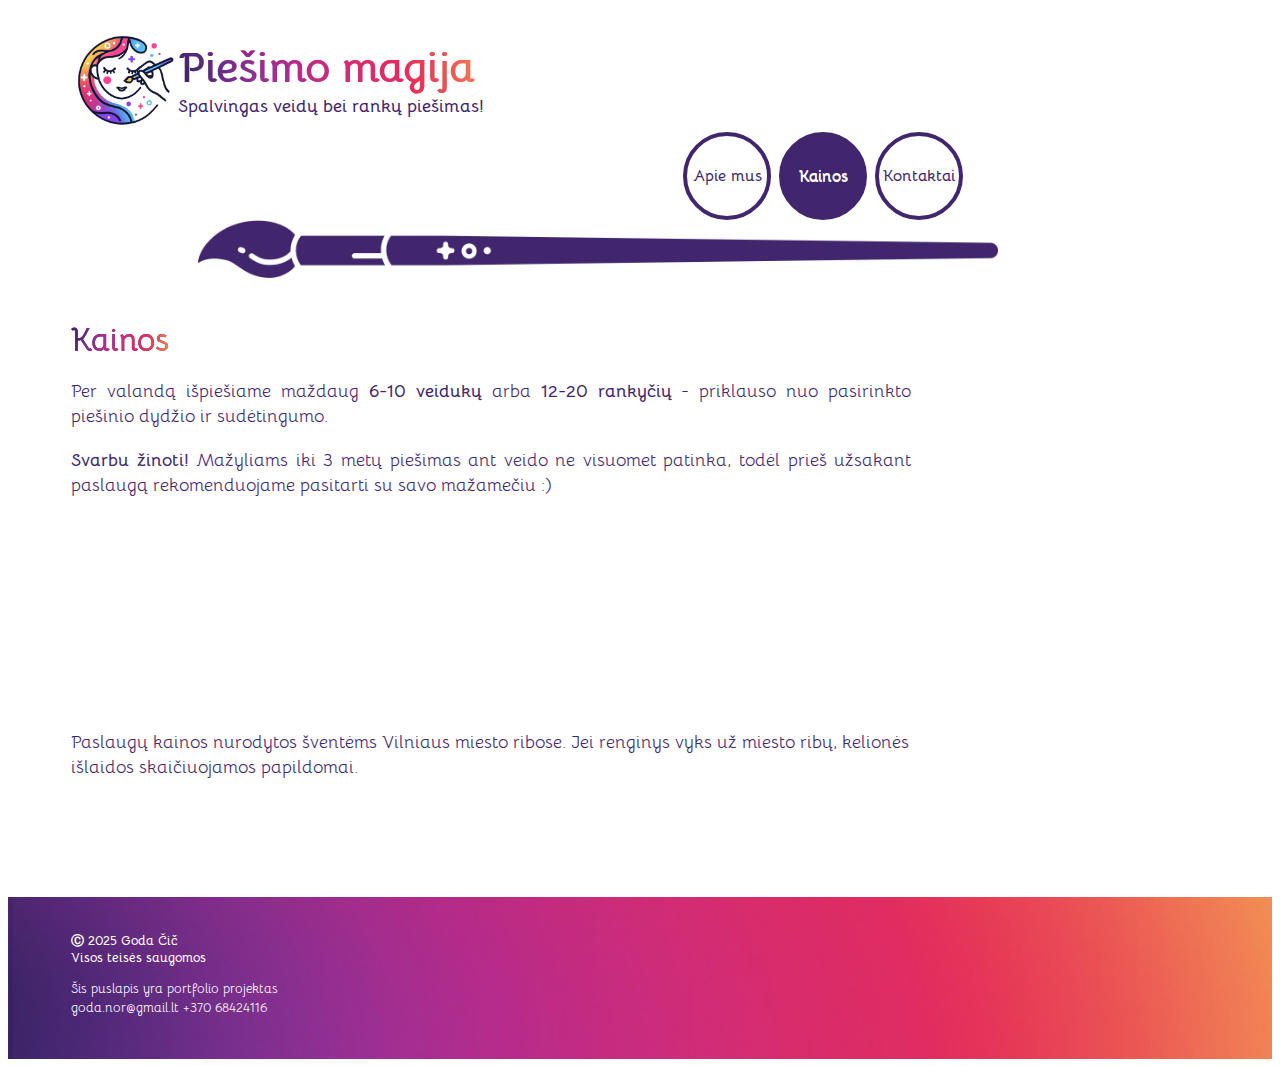
<file: kainos.html>
<!DOCTYPE html>
<html lang="en">
    <head>
        <meta charset="UTF-8">
        <meta name="viewport" content="width=device-width, initial-scale=1.0">
        <title>Piešimo magija</title>
        <link href="style.css" rel="stylesheet"/>
        <link href="https://fonts.googleapis.com/css2?family=Bellota:wght@300;400;700&display=swap" rel="stylesheet">
        <link rel="icon" type="image/x-icon" href="plus-icon.ico"> 
        <link rel="shortcut icon" href="plus-icon.ico"> <!-- Fallback for older browsers -->
    </head>

<body>
    <header>
        <table>
            <td>
                <img height="100" src=pmlogo.png>
            </td>
            <td>
                <h1 style="margin: 0">Piešimo magija</h1>
                <h4 style="margin: 0">Spalvingas veidų bei rankų piešimas!</h4>
            </td>
        </table>
    </header>
    <nav>
        <a href="index.html">Apie mus</a>
        <a href="kainos.html" class="active">Kainos</a>
        <a href="kontaktai.html">Kontaktai</a>
    </nav>
    <img alt="teptukas" src="brush-1.png" style="margin-left: 15%; width: 800px; height: auto;">
<main>
    <h2>Kainos</h2>
    <p style="text-align: justify;"> 
        Per valandą išpiešiame maždaug <b>6-10 veidukų</b> arba <b>12-20 rankyčių</b> - priklauso nuo pasirinkto piešinio dydžio ir sudėtingumo.
    </p>
    <p style="text-align: justify;"> 
        <b>Svarbu žinoti!</b> Mažyliams iki 3 metų piešimas ant veido ne visuomet patinka, todėl prieš užsakant paslaugą rekomenduojame pasitarti su savo mažamečiu :)
    </p>

<!--Lentele su kainom--> 

<div class="block-container">
    <div class="time" style="background-image: url('time1.png');">
        <h3>1 val.</h3>
        <p>80 €</p>
    </div>
    
    <div class="time" style="background-image: url('time2.png');">
        <h3>2 val.</h3>
        <p>150 €</p>
    </div>

    
    <div class="time" style="background-image: url('time3.png');">
        <h3>3 val.</h3>
        <p>240 €</p>
    </div>

    <div class="time" style="background-image: url('time4.png');">
        <h3>4 val.</h3>
        <p>300 €</p>
    </div>
</div>

    <p style="margin-bottom: 38px;">
        Paslaugų kainos nurodytos šventėms Vilniaus miesto ribose. Jei renginys vyks už miesto ribų, kelionės išlaidos skaičiuojamos papildomai.
    <p>

    <form action="kontaktai.html">
      <input type="submit" value="Susisiekti"/>
    </form>
    <br><br>
</main>

<footer>
    <h6 style="margin-bottom: 0pt">
        Ⓒ 2025 Goda Čič
        <br>
        Visos teisės saugomos
    </h6>
    <p style="font-size: 10pt">
        Šis puslapis yra portfolio projektas <br>
        goda.nor@gmail.lt +370 68424116
    <p>
</footer>
</body>
</html>
</file>
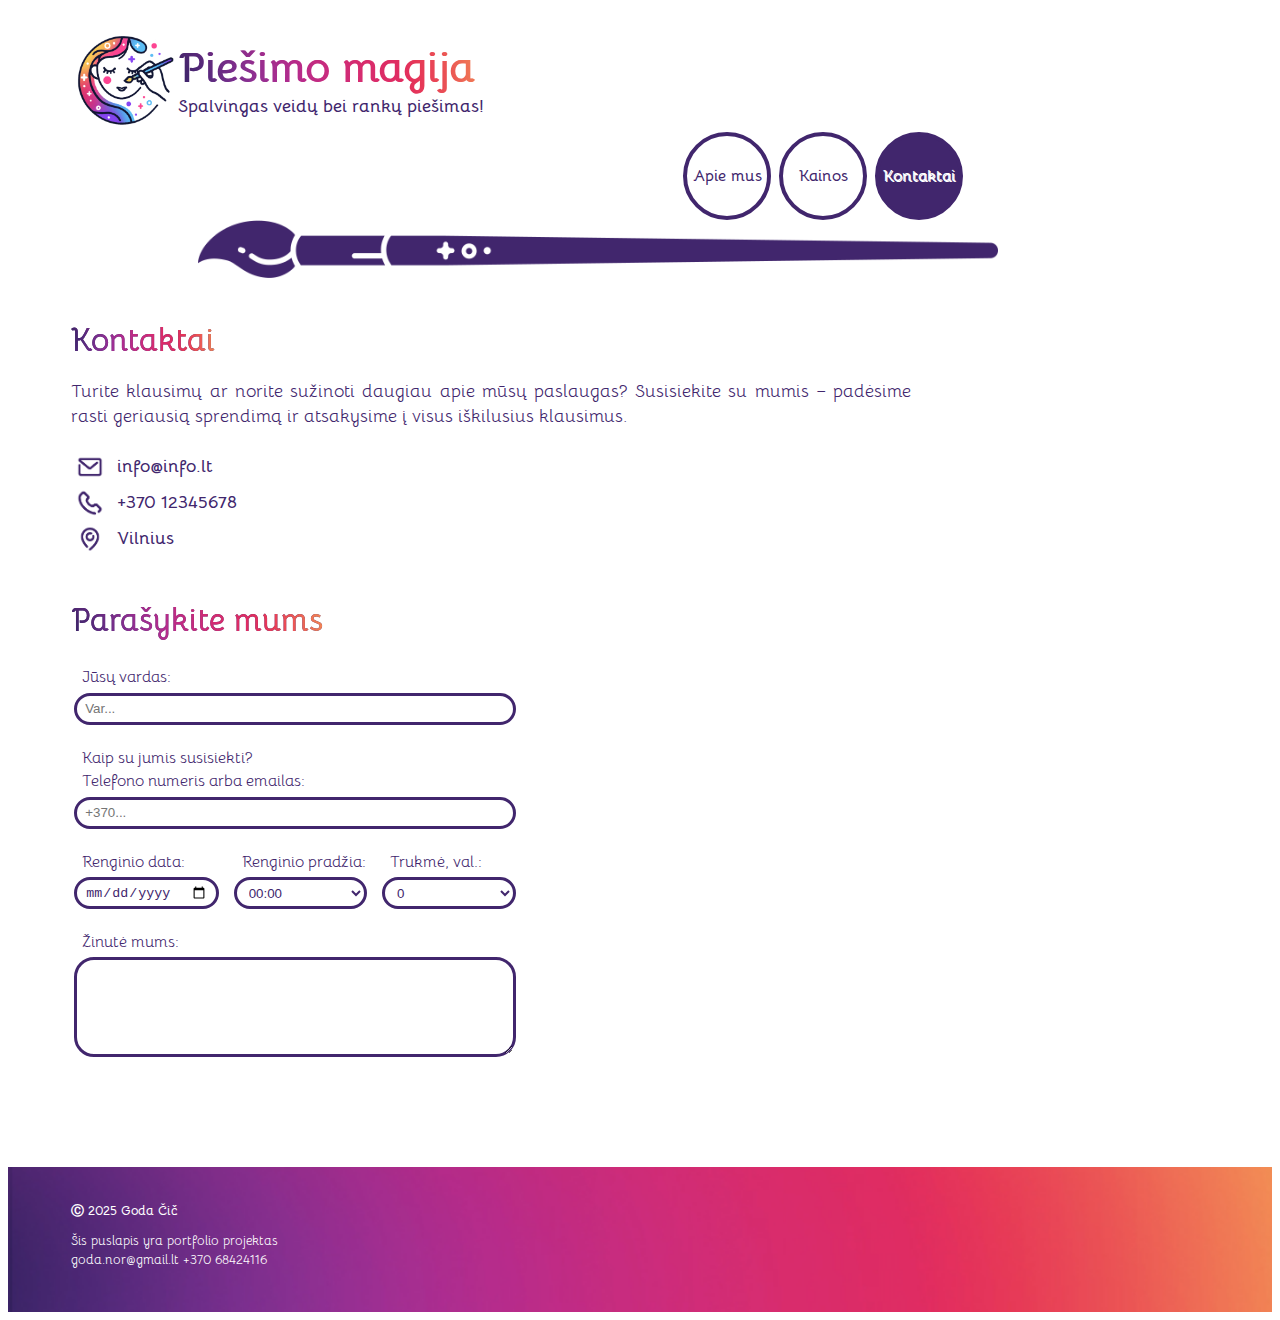
<file: kontaktai.html>
<!DOCTYPE html>
<html lang="en">
    <head>
        <meta charset="UTF-8">
        <meta name="viewport" content="width=device-width, initial-scale=1.0">
        <title>Piešimo magija</title>
        <link href="style.css" rel="stylesheet"/>
        <link href="https://fonts.googleapis.com/css2?family=Bellota:wght@300;400;700&display=swap" rel="stylesheet">
        <link rel="icon" type="image/x-icon" href="plus-icon.ico"> 
        <link rel="shortcut icon" href="plus-icon.ico"> <!-- Fallback for older browsers -->
    </head>

<body>
    <header>
        <table>
            <td>
                <img height="100" src=pmlogo.png>
            </td>
            <td>
                <h1 style="margin: 0">Piešimo magija</h1>
                <h4 style="margin: 0">Spalvingas veidų bei rankų piešimas!</h4>
            </td>
        </table>
    </header>
    <nav>
        <a href="index.html">Apie mus</a>
        <a href="kainos.html">Kainos</a>
        <a href="kontaktai.html" class="active">Kontaktai</a>
    </nav>
    <img alt="teptukas" src="brush-1.png" style="margin-left: 15%; width: 800px; height: auto;">
<main class="bg-page">
    <h2>Kontaktai</h2>
    <p style="text-align: justify;">Turite klausimų ar norite sužinoti daugiau apie mūsų paslaugas? Susisiekite su mumis – padėsime rasti geriausią sprendimą ir atsakysime į visus iškilusius klausimus. </p>
<table style="vertical-align:center; font-weight: bold;">
    <tr>
        <td style="padding-right: 8px;"><img height="32px" src=Envelope-icon-G.png></td>
        <td>info@info.lt</td>
    </tr>
    <tr>
        <td style="padding-right: 8px;"><img height="32px" src=Phone-icon-G.png></td>
        <td>+370 12345678</td>
    </tr>
    <tr>
        <td style="padding-right: 8px;"><img height="32px" src=Location-icon-G.png></td>
        <td>Vilnius</td>
    </tr>
</table>

    <h2 style="padding-bottom: 16pt;">Parašykite mums</h2>

    <!--Lentele su kontaktų forma--> 

    <table> 
        <tr>
            <td colspan="3">
                <label>Jūsų vardas:</label>
            </td>
        </tr>
        <tr>
            <td colspan="3" style="padding-bottom: 18px;">
                <input style="width:100%;" placeholder="Var... ">
            </td>
        </tr>
        <tr>
            <td colspan="3">
                <label>Kaip su jumis susisiekti? </label><br>
                <label>Telefono numeris arba emailas:</label>
            </td>
        </tr>
        <tr>
            <td colspan="3" style="padding-bottom: 18px;">
                <input required style="width:100%" placeholder="+370... ">
            </td>
        </tr>
        <tr>
            <td style="width: 33%"><label>Renginio data: </label></td>
            <td style="width: 33%; padding-left: 12px;" ><label>Renginio pradžia: </label></td>
            <td style="width: 33%; padding-left: 12px;"><label>Trukmė, val.: </label></td>
        </tr>
        <tr>
            <td style="padding-bottom: 18px;"><input style="width:100%" type="date" aria-label="Pasirikti renginio datą"></td>
            <td style="padding-bottom: 18px; padding-left: 12px;"><select style="width:100%" aria-label="Pasirinkti, kurią valandą prasideda renginys">
                    <option value="00">00:00</option>
                    <option value="08">08:00</option>
                    <option value="09">09:00</option>
                    <option value="10">10:00</option>
                    <option value="11">11:00</option>
                    <option value="12">12:00</option>
                    <option value="13">13:00</option>
                    <option value="14">14:00</option>
                    <option value="15">15:00</option>
                    <option value="16">16:00</option>
                    <option value="17">17:00</option>
                    <option value="18">18:00</option>
                    <option value="19">19:00</option>
                    <option value="20">20:00</option>
                    <option value="21">21:00</option>

                </select>
            </td>
            <td style="padding-bottom: 18px; padding-left: 12px;"><select style="width:100%" aria-label="Pasirinkti, kiek laiko truks renginys">
                <option value="00">0</option>
                <option value="01">1</option>
                <option value="02">2</option>
                <option value="03">3</option>
                <option value="04">4</option>
            </td>
        </tr>
        <tr>
            <td colspan="3">
                <label>Žinutė mums:</label>
            </td>
        </tr>
        <tr>
            <td colspan="3" style="padding-bottom: 18px;">
                <textarea></textarea>
            </td>
        </tr>
        <tr>
            <td colspan="3">
                <form>
                <input type="submit" value="Pateikti"/>
                </b>
                </form>
            </td>
        </tr>
</table>
<br><br>

</main>
    <footer>
        <h6 style="margin-bottom: 0pt">
            Ⓒ 2025 Goda Čič

        </h6>
            <p style="font-size: 10pt">
            Šis puslapis yra portfolio projektas <br>
            goda.nor@gmail.lt +370 68424116
            <p>
    </footer>

</body>
</html>
</file>
<file: style.css>
html, body {
    max-width: 100%;
    overflow-x: hidden;
}

a {
    color: #41266D;
}

/* HEADER */
header{
    padding-left: 5%;
    padding-top: 18px;
}

h1 {
    font-size: 32pt;
    font-weight: bold;
    position: relative;

    /* Gradient Text */
    background-image: url("gradient.jpg");
    background-size: cover;
    background-position: center;
    -webkit-background-clip: text;
    -webkit-text-fill-color: transparent;
    /* filter: drop-shadow(0.5px 0.5px 0px #41266d); */
}

/* Duplicate text slightly offset for a bolder look */
h1::before {
    content: "Piešimo magija";
    position: absolute;
    top: 0.5px;
    left: 0.5px;
    width: 100%; 
    height: 100%;
    background-image: url("gradient.jpg");
    background-size: cover;
    background-position: center;
    -webkit-background-clip: text;
    -webkit-text-fill-color: transparent;
}


h2{
    background-image: url("gradient.jpg");
    background-size: cover;
    display: inline-block; /* Shrinks h1 width to text content */
    background-position: center;
    -webkit-background-clip: text;
    -webkit-text-fill-color: transparent;
    font-size: 24pt;
    margin: 24px 0 0 0;
    /* text-shadow: 0.5px 0.5px 0px #41266d; */
    filter: drop-shadow(0.5px 0.5px 0px #41266d);
    
}

h4 {
    font-size: 13.2pt; 
}


/* NAVIGATION */

nav {
    display: flex; /* Use flexbox */
    align-items: center; /* Center items vertically */
    justify-content: flex-end; /* Move items to the right */
    max-width: 900px;
    margin-left: 5%;
    margin-right: 5%;
}

nav a {
    color: #41266D;
    text-decoration: none;
    font-weight: bold;
    font-size: 12pt;
    border: 4px #41266D solid;
    border-radius: 50%; 
    margin-right: 8px;
    padding: 0; /* Remove padding to avoid affecting size */
    height: 80px; 
    width: 80px; 
    background-color: #ffffff; 
    text-align: center;

    display: flex;
    flex-direction: column; /* Stack icon above text */
    align-items: center;
    justify-content: center; 
    transition: 0.3s ease-in-out;
    white-space: nowrap; /* Prevent text from wrapping */
}

a:hover, a.active {
    text-shadow: 0.5px 0.5px 0px #ffffff;
    color: #ffffff; 
    background-color: #41266D; 
}

.brush{
margin-left: 15%;
width: 800px; 
height: auto;
}

@media (max-width: 460px) { 
    nav a {
        font-size: 9pt;
        height: 60px; 
        width: 60px; 
    }
    h1{
        font-size: 24pt;
    }
    h2{
        font-size: 20pt;
    }
    h4 {
        font-size: 10pt; pt; 
    }
    p{
        font-size: 13pt;
    }
    .brush{
        width: 600px; 
        height: auto;
    }
}


/* BODY ELEMENTS */

img {
    display: block;
}


body{
    font-size: large;
    color:#41266d;
    line-height: 1.3; 
    font-family: "Bellota", sans-serif;
}

/* Change cursor when hovering over links */
a:hover,
input[type="submit"]:hover,
input[type="date"]:hover,
select:hover {
    cursor: url('plus.png'), auto;
}

main{
    margin-left: 5%;
    margin-right: 5%;
}


.bg-page {
    background-image: url('logo-line.png');
    background-size: 680px;
    background-position: 100vw 180px; /* Start from off-screen (right side) */
    background-repeat: no-repeat;
    margin-right: 0;
    animation: slideFadeIn 0.5s ease-out forwards;
}


/* Keyframes for sliding in and fading in */
@keyframes slideFadeIn {
    from {
        background-position: 800px 180px; /* Start off-screen */   
    }
    80%{
        background-position: 460px 180px;
    }
    to {
        background-position: 500px 180px; /* End position */
    }
}

@media (max-width: 514px) { 
    .bg-page {
        background-size: 260px;
        background-position: 100vw 185px;  /* Start from off-screen (right side) */
        background-repeat: no-repeat;
        margin-right: 0;
    }

/* Keyframes for sliding in and fading in */
@keyframes slideFadeIn {
    from {
        background-position: 500px 185px; /* Start off-screen */   
    }
    80%{
        background-position: 180px 185px;
    }
    to {
        background-position: 220px 185px; /* End position */
    }
} }



p{
    max-width: 840px;
    width: 100%; /* Ensures it doesn't expand beyond max-width */
    display: block;
    line-height: 1.4;
}

h2{
    padding-top: 18px;
}

.content-container {
    display: flex;
    flex-wrap: nowrap; /* Keeps text and image in a row */
    max-width: 960px;
    
}

.text-content {
    flex: 1;
    display: flex;
    flex-direction: column;
}

.image-content {
    flex: 1;
    display: flex;
    align-items: stretch; /* Makes image fill the full height of text-content */
    box-sizing: border-box;
}

.image-content img {
    width: 100%;
    height: 100%; /* Forces image to match text-content height */
    object-fit: cover;
}

@media (max-width: 880px) { 
    .text-content {
        min-width: 100%; /* Allows the text to take full width on smaller screens */
        text-align: justify; /* Justifies text for better readability */
    }
}


/* GALLERY */

.image-container {
    display: grid;
    grid-template-columns: repeat(auto-fit, minmax(300px, 1fr)); /* Responsive: 1, 2, or 3 per row */
    gap: 12px;
    justify-content: center;
    margin-bottom: 12px;
    max-width: 960px;
}

.image-container div {
    overflow: hidden; /* Prevents images from overflowing when zoomed */
    border-radius: 20px; /* Keeps rounded corners */
    position: relative; /* Ensures child img stays inside */
}

.image-container img {
    width: 100%;
    height: auto; /* Maintains aspect ratio */
    display: block; /* Prevents extra space below images */
    transition: transform 0.6s ease-in-out;
}

.image-container div:hover img {
    transform: scale(1.1); 
}

.video-container {
    max-width: 960px;
    aspect-ratio: 16 / 9;
    border-radius: 20px;
    overflow: hidden; 
}

.video-container iframe {
    width: 100%;
    height: 100%;
    border-radius: 20px;
}

@media (max-width: 960px) {
.video-container {
    margin-bottom: 40px;
} }




/* ADDING LOGO AUTOMATICALLY TO EVERY IMAGE */
.image-container div::after {
    content: "";
    position: absolute;
    bottom: 4px; /* Adjust logo position */
    right: 4px; /* Adjust logo position */
    width: 60px; /* Adjust logo size */
    height: 60px;
    background-image: url('logo-line2.png'); /* Use the same logo for all images */
    background-size: contain;
    background-repeat: no-repeat;
    background-position: center;
    opacity: 0.8; /* Optional transparency */
    pointer-events: none; /* Prevents interfering with clicks */
}


/* PRICE BLOCKS */

.time p {
    margin: 0; /* Remove default margins */
    padding: 0; /* Ensure no extra space */
    line-height: 1; /* Reduce spacing inside text */
}

.time {
    background-size: cover;
    background-position: center;
    border-radius: 50%; /* Keep rounded corners */
    font-size: 16pt;
    font-weight: bold;
    height: 132px; /* Fixed height */
    width: 132px; /* Fixed width */
    display: flex; /* Enables flexbox */
    flex-direction: column; /* Stack elements vertically */
    align-items: center; /* Center horizontally */
    justify-content: center; /* Center vertically */
    overflow: hidden; /* Prevents content from affecting the block size */
    text-align: center; /* Ensure text is also centered */
    transition: 0.3s ease-in-out;

    /* Animation settings */
    opacity: 0; /* Start fully transparent */
    transform: rotate(360deg) scale(0); /* Start position: rotated and small */
    animation: swirlIn 0.8s ease-out forwards;
}


/* Apply a delay to each .time element so they animate one after another */
.time:nth-child(1) { animation-delay: 0s; }
.time:nth-child(2) { animation-delay: 0.1s; }
.time:nth-child(3) { animation-delay: 0.2s; }
.time:nth-child(4) { animation-delay: 0.3s; }

/* Keyframes for swirling in */
@keyframes swirlIn {
    from {
        opacity: 0;
        transform: rotate(360deg) scale(0);
    }
    80% {
        transform: rotate(-10deg) scale(1.1); /* Adds a slight bounce */
    }
    to {
        opacity: 1;
        transform: rotate(0deg) scale(1);
    }
}

h3{
    font-size: 22pt;
    margin: 8px; 
    padding: 0; 
    line-height: 1; 
    text-shadow: 0.5px 0.5px 0px #41266d;
    transition: 0.3s ease-in-out;
}

.time:hover {
    font-size: 19pt;
    border-color: #d32971; 
}

.time:hover h3{
    color: #d32971; 
    font-size: 28pt; 
    transition: font-size 0.3s ease, color 0.3s ease; 
}

.block-container {
    display: flex;
    flex-wrap: wrap;
    gap: 24px; /* Ensures a constant 24px gap */
    justify-content: center; /* Centers the items */
    margin-top: 40px;
    margin-bottom: 60px;
    max-width: 840px;
}


@media (max-width: 460px) { 
    h3{
        font-size: 20pt;
        padding: 0pt;
        margin: 4pt;
    }
    .time p{
        font-size: 16pt;
    }
    .time:hover {
        color: #d32971; 
        font-size: 17pt;
    }
    .time:hover h3 {
        color: #d32971; 
        font-size: 20pt; 
        transition: font-size 0.3s ease, color 0.3s ease; 
        transition: border 0.3s ease, color 0.3s ease; 
    }
}


/* FOOTER */

footer{
    color: #ffffff;
    background-image: url("gradient.jpg");
    background-size: 100%, auto;
    padding-left: 5%;
    padding-top: 4px;
    padding-bottom: 24px;
    background-position: center;
    
}

footer a {
    color: #ffffff;
}

h6{
    font-size: 10pt;
}
/* CONTACT FORM */

input, select {
    height: 32px;
    border-radius: 50px;
    background-color: #ffffff;
    color: #41266d;
    border:#41266D solid 3px; 
    padding-left: 8px;
    padding-right: 8px;
    box-sizing: border-box;  
}

label{
    color: #41266d;
    padding-left: 8px;
    font-size: 12pt; 
}

input[type="submit"] {    
    background-color: #FACE55;
    color: #111633;
    text-shadow: 0.5px 0.5px 0px #41266d;
    font-weight: bold;
    font-size: 16px;
    width: 112px;
    height: 32px;
    border-radius: 50px;
    border:none;
    font-family: "Bellota", sans-serif;
  
    transform: scale(0);
    animation: growIn 0.5s ease-out forwards;
}

/* Keyframes for growing effect */
@keyframes growIn {
    from {
        transform: scale(1);
    }
    85% {
        transform: scale(1.1);
    }
    90% {
        transform: scale(1.15);
    }
    to {
        transform: scale(1);
    }
}

input[type="submit"]:hover {
    background-color: #41266D;
    color: #ffffff;
}

textarea {
    border-radius: 20px;
    background-color: #ffffff;
    border:#41266D solid 3px; 
    padding: 8px;
    box-sizing: border-box;  
    width: 100%; 
    height: 100px;
}



/* COLORS:
dark pink: d32971 D10050 purpler: b51b72
pink: fd4492
white/pink: eee2e7
white/yellow: eeeae2
black/blue: 111633 363f72
black/purple: 41266d
</file>
